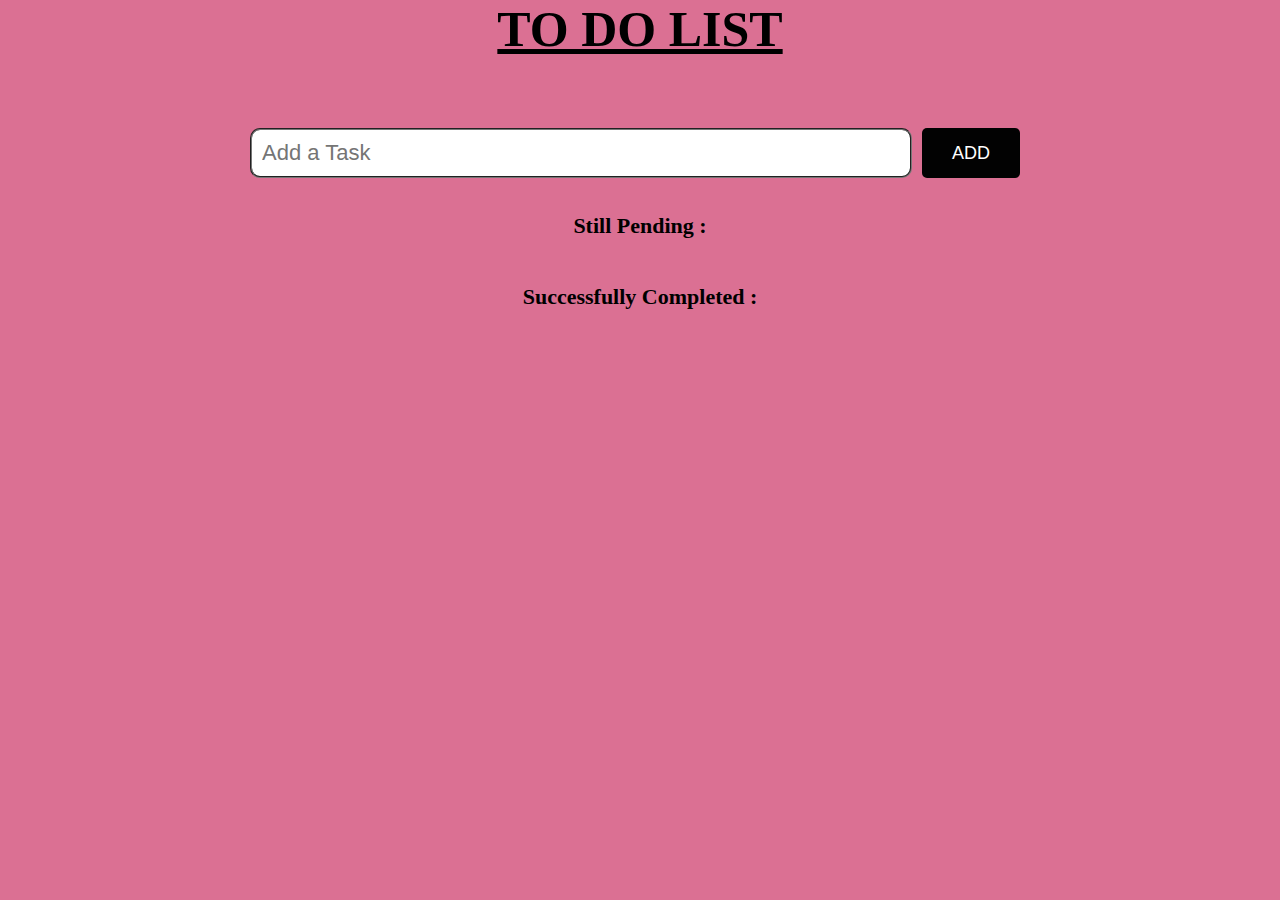
<file: Task -1/index.html>
<!DOCTYPE html>
<html lang="en">
<head>
  <meta charset="UTF-8">
  <title>To-Do List</title>
  <link href="https://stackpath.bootstrapcdn.com/font-awesome/4.7.0/css/font-awesome.min.css" rel="stylesheet">
  <link rel="stylesheet" href="style.css"> 
</head>
<body style: backgroundcolor="pink";>
	<h5><u>TO DO LIST</u></h5>
	<div class="container">
		<div class="task">
			<input type="text" placeholder="Add a Task">
			<button>Add</button>
		</div>

		<ol class="pending">
			<h3 align="center">Still Pending :</h3>
		</ol>

		<ol class="done">
			<h3 align="center">Successfully Completed :</h3>
		</ol>
	</div>

	<script>
		const input = document.querySelector('input');
		const btn = document.querySelector('.task > button');

		btn.addEventListener('click', addList);
		input.addEventListener('keyup', (e)=>{
			(e.keyCode === 13 ? addList(e) : null);
		})

		function addList(e){
			const pending = document.querySelector('.pending');
			const done = document.querySelector('.done');

			const newLi = document.createElement('li');
			const checkBtn = document.createElement('button');
			const delBtn = document.createElement('button');

			checkBtn.innerHTML = '<i class="fa fa-check"></i>';
			delBtn.innerHTML = '<i class="fa fa-trash"></i>';


			if(input.value !==''){
				newLi.textContent = input.value;
				input.value = '';
				pending.appendChild(newLi);
				newLi.appendChild(checkBtn);
				newLi.appendChild(delBtn);
			}

			checkBtn.addEventListener('click', function(){
				const parent = this.parentNode;
				parent.remove();
				done.appendChild(parent);
				checkBtn.style.display = 'none';
			});

			delBtn.addEventListener('click', function(){
				const parent = this.parentNode;
				parent.remove();
			});
		}

	</script>
</body>
</html>
</file>
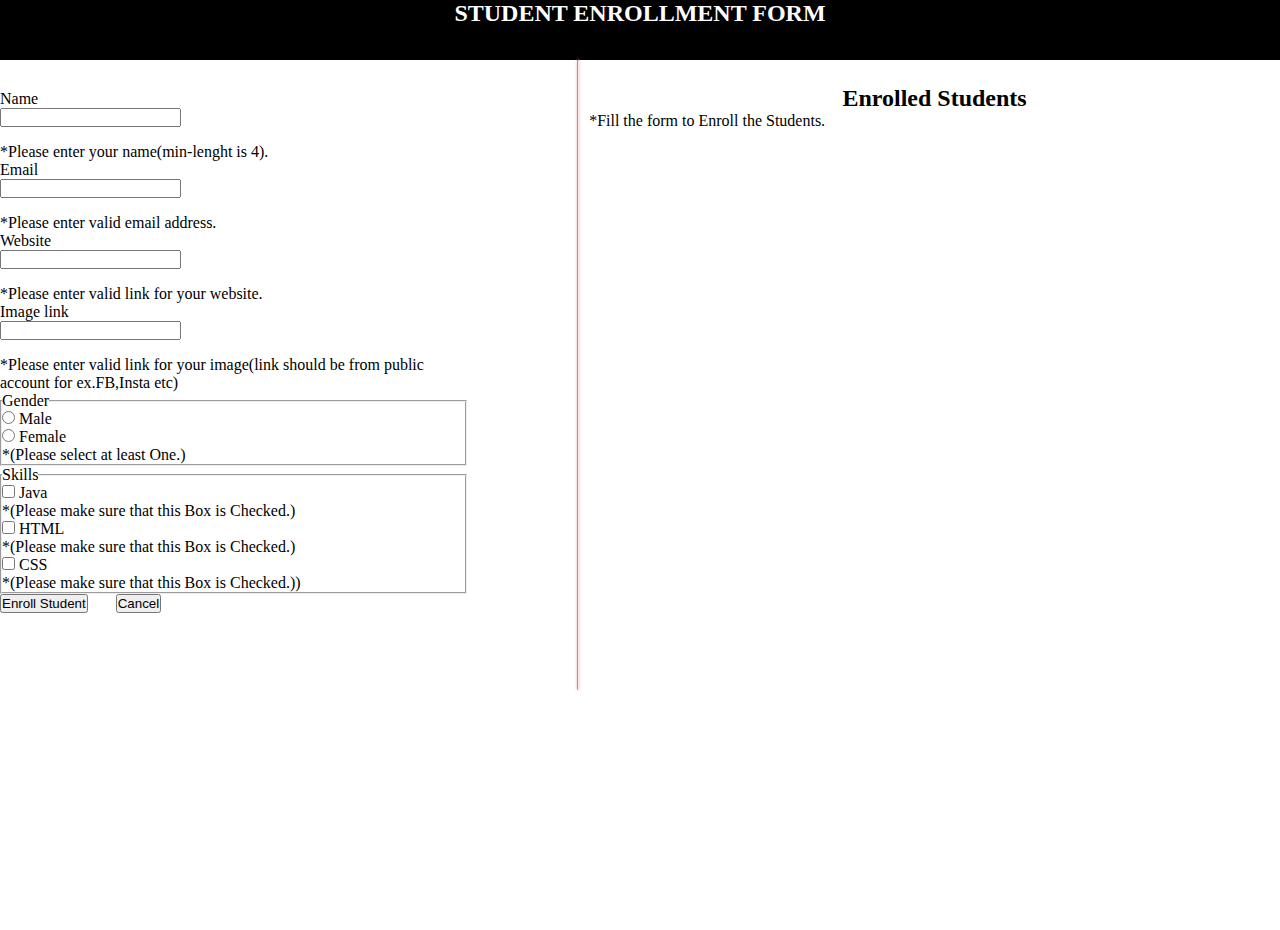
<file: Task-3/index.html>
<!DOCTYPE html>
<html lang="en">

<head>
    <meta charset="UTF-8" />
    <meta http-equiv="X-UA-Compatible" content="IE=edge" />
    <meta name="viewport" content="width=device-width, initial-scale=1.0" />
    <link rel="stylesheet" href="style.css" />
    <script defer src="script.js"></script>
    <link rel="stylesheet" href="https://cdn.jsdelivr.net/npm/bootstrap@4.6.0/dist/css/bootstrap.min.css"
        integrity="sha384-B0vP5xmATw1+K9KRQjQERJvTumQW0nPEzvF6L/Z6nronJ3oUOFUFpCjEUQouq2+l" crossorigin="anonymous" />
    <title>Student Enrollment Form</title>
</head>

<body>
    <div class="nav-bar d-flex">
        <h2>STUDENT ENROLLMENT FORM</h2>
    </div>

    <div class="students row">

        <div class="enroll-student col-md">

            <form action="" id="userForm" class="main-form form-check needs-validation" novalidate>
                <div class="form-group row">
                    <label for="name" class="col-sm-2 col-form-label">Name</label>
                    <div class="col-sm-10">
                        <input type="text" class="form-control" minlength="4" id="name" required />
                        <div class="invalid-feedback">*Please enter your name(min-lenght is 4).</div>

                    </div>
                </div>

                <div class="form-group row">
                    <label for="email" class="col-sm-2 col-form-label">Email</label>
                    <div class="col-sm-10">
                        <input type="email" class="form-control" id="email" required />
                        <div class="invalid-feedback">*Please enter  valid email address.</div>
                    </div>
                </div>

                <div class="form-group row">
                    <label for="website" class="col-sm-2 col-form-label">Website</label>
                    <div class="col-sm-10">
                        <input type="url" class="form-control" id="website" required />
                        <div class="invalid-feedback">*Please enter valid link for your website.</div>
                    </div>
                </div>

                <div class="form-group row">
                    <label for="image" class="col-sm-2 col-form-label">Image link</label>
                    <div class="col-sm-10">
                        <input type="url" class="form-control" id="image" required />
                        <div class="invalid-feedback">*Please enter valid link for your image(link should be from public
                            account for ex.FB,Insta etc)</div>
                    </div>
                </div>

                <fieldset class="form-group row">
                    <legend class="col-form-label col-sm-2 float-sm-left pt-0">
                        Gender
                    </legend>
                    <div class="col-sm-10">
                        <div class="form-check ">
                            <input class="form-check-input" type="radio" name="gender" id="male" value="Male"
                                required />
                            <label class="form-check-label" for="male">
                                Male
                            </label>
                        </div>
                        <div class="form-check">
                            <input class="form-check-input" type="radio" name="gender" id="female" value="Female" />
                            <label class="form-check-label" for="female">
                                Female
                            </label>
                            &nbsp;
                            <div class="invalid-feedback">
                                *(Please select at least One.)
                            </div>
                        </div>

                    </div>
                </fieldset>



                <fieldset class="form-group row">
                    <legend class="col-form-label col-sm-2 float-sm-left pt-0">
                        Skills
                    </legend>
                    <div class="col-sm-10">
                        <div class="form-check form-check-inline">
                            <input class="form-check-input" type="checkbox" name="skill" id="java" value="Java"/>
                            <label class="form-check-label" for="java">
                                Java
                            </label>
                            &nbsp;
                            <div class="invalid-feedback">
                                *(Please make sure that this Box is Checked.)
                            </div>
                        </div>

                        <div class="form-check form-check-inline">
                            <input class="form-check-input" type="checkbox" name="skill" id="html" value="HTML"/>
                            <label class="form-check-label" for="html">
                                HTML
                            </label>
                            &nbsp;
                            <div class="invalid-feedback">
                                *(Please make sure that this Box is Checked.)
                            </div>
                        </div>

                        <div class="form-check form-check-inline">
                            <input class="form-check-input" type="checkbox" name="skill" id="css" value="CSS"/>
                            <label class="form-check-label" for="css">
                                CSS
                            </label>
                            &nbsp;
                            <div class="invalid-feedback">
                                *(Please make sure that this Box is Checked.))
                            </div>
                        </div>
                    </div>
                </fieldset>

                <button type="submit" class="btn btn-primary">Enroll Student</button> &nbsp; &nbsp; &nbsp;
                <button type="reset" class="btn btn-danger">Cancel</button>
            </form>
        </div>

        <hr class="seperation-border" />

        <div id="enrolled-students" class="col-md col-12">
            <div class="enroll-heading">
                <h2>Enrolled Students</h2>
            </div>
            <span id="span">*Fill the form to Enroll the Students.</span>
        </div>
    </div>
</body>

</html>
</file>
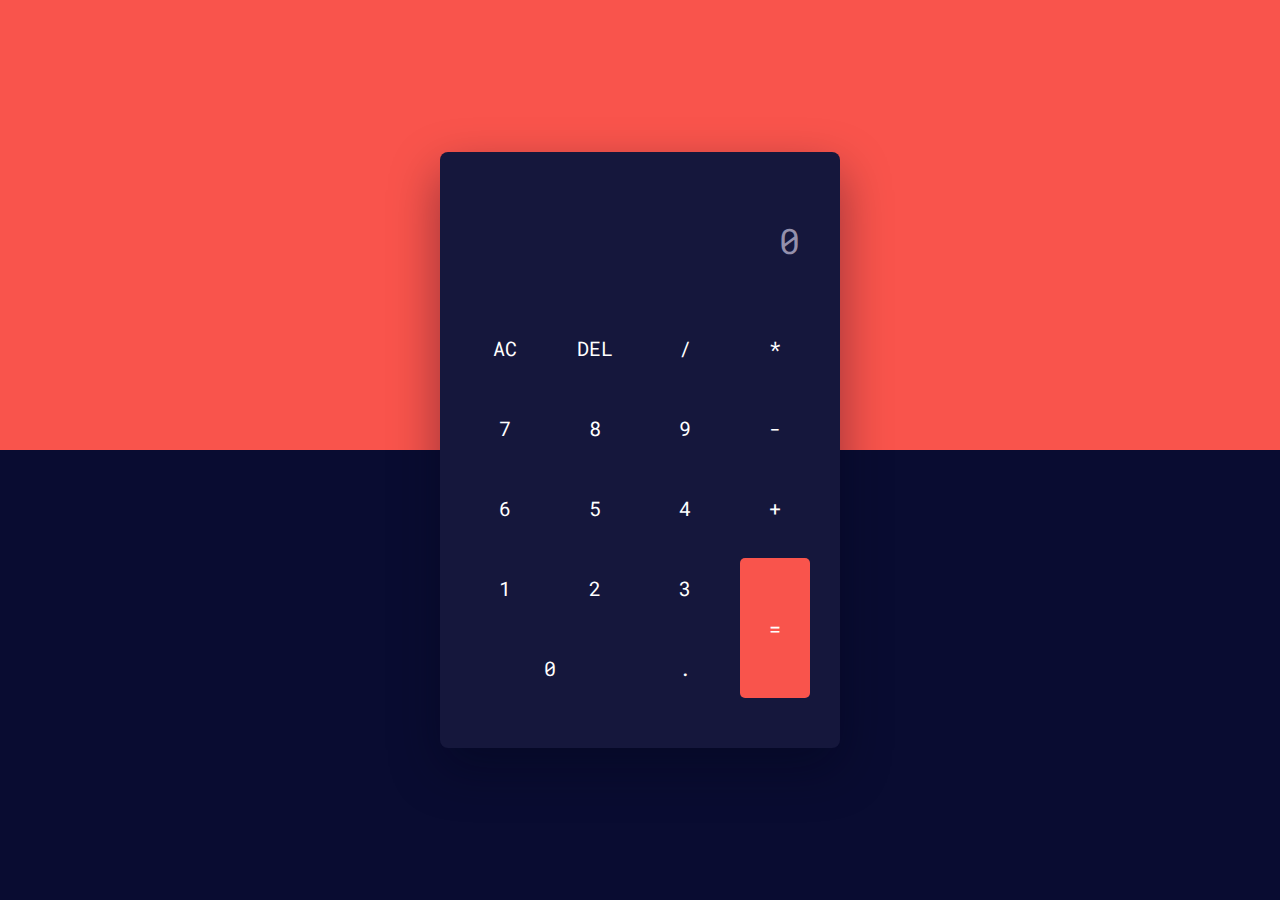
<file: Task-4/index.html>
<!DOCTYPE html>
<html lang="en">
  <head>
    <meta name="viewport" content="width=device-width, initial-scale=1.0" />
    <title>Calculator</title>
    <!-- Google Font -->
    <link
      href="https://fonts.googleapis.com/css2?family=Roboto+Mono:wght@500&display=swap"
      rel="stylesheet"
    />
    <!-- Stylesheet -->
    <link rel="stylesheet" href="style.css" />
  </head>
  <body>
    <div class="calculator">
      <div class="display">
        <input type="text" placeholder="0" id="input" disabled />
      </div>
      <div class="buttons">
        <!-- Full Erase -->
        <input type="button" value="AC" id="clear" />
        <!-- Erase Single Value -->
        <input type="button" value="DEL" id="erase" />
        <input type="button" value="/" class="input-button" />
        <input type="button" value="*" class="input-button" />

        <input type="button" value="7" class="input-button" />
        <input type="button" value="8" class="input-button" />
        <input type="button" value="9" class="input-button" />
        <input type="button" value="-" class="input-button" />

        <input type="button" value="6" class="input-button" />
        <input type="button" value="5" class="input-button" />
        <input type="button" value="4" class="input-button" />
        <input type="button" value="+" class="input-button" />

        <input type="button" value="1" class="input-button" />
        <input type="button" value="2" class="input-button" />
        <input type="button" value="3" class="input-button" />

        <input type="button" value="=" id="equal" />
        <input type="button" value="0" class="input-button" />
        <input type="button" value="." class="input-button" />
      </div>
    </div>
    <!-- Script -->
    <script src="script.js"></script>
  </body>
</html>
</file>
<file: Task -1/style.css>
*{
	margin: 0;
	padding: 0;
	box-sizing: border-box;
}
body{
	height: 100vh;
	background: palevioletred;
}
h5{
	font-size: 50px;
	text-transform: uppercase;
	text-align: center;
	color: rgb(0, 0, 0);
}
.container{
	position: relative;
	max-width: 800px;
	padding: 10px;
	margin: 50px auto;
}
.task{
	width: 100%;
	display: flex;
	padding: 10px 0;
}
.task > input[type="text"]{
	width: 90%;
	color: rgb(8, 8, 8);
	border-radius: 10px;
	border-style: groove;
	padding: 10px;
	font-size: 22px;
	outline: none;
}
.task button{
	margin: 0 10px;
	background: rgb(2, 2, 2);
	color: rgb(255, 255, 255);
	font-size: 18px;
	text-transform: uppercase;
	padding: 10px 30px;
	border: none;
	outline: none;
	border-radius: 5px;
	cursor: pointer;
}
.pending, .done{
	margin: 5px 0;
	padding: 20px;
}
h3{
	font-size: 22px;
	color: rgb(0, 0, 0);
}
ol{
	list-style: none;
	counter-reset: my-counter;
}
ol li{
	width: 100%;
	padding: 18px;
	margin: 5px 0;
	background: #b1b1b1bb;
	border-radius: 20px;
	font-size: 20px;
	counter-increment: my-counter;
}
ol.done li{
	background: #b1b1b1bb;
}
ol li::before{
	content: counter(my-counter);
	background: #000000;
	width: 2rem;
	height: 2rem;
	border-radius: 50%;
	display: inline-block;
	line-height: 2rem;
	text-align: center;
	color: rgb(255, 255, 255);
	margin-right: 0.5rem;
}
li button{
	float: right;
	padding: 5px;
	font-size: 28px;
	line-height: 28px;
	margin-right: 15px;
	background: none;
	border: none;
	outline: none;
	cursor: pointer;
}
footer{
    background: #111;
    padding: 10px 50px;
    color: #fff;
    text-align: center;
}
footer span a{
    color: rgb(0, 0, 0);
    text-decoration: none;
}
</file>
<file: Task-3/style.css>
* {
    margin: 0;
    padding: 0;
  }
  
  .nav-bar {
    width: 100%;
    height: 60px;
    justify-content: center;
    background-color: black;
    align-items: center;
    text-align: center;
    box-sizing: border-box;
    color: white;
  }
  
  .d-flex {
    justify-content: center;
    align-items: center;
    text-align: center;
  }
  
  .students {
    display: flex;
    gap: 10px;
    height: auto;
    width: 100%;
    background-color: #ffffff; 
  }
  
  .enroll-student {
    margin-top: 30px;
    padding-right: 100px;
    box-sizing: border-box;
    width: 45%;
    height: auto;
  }
  
  #enrolled-students {
    margin-top: 25px;
    margin-bottom: 15px;
    justify-content: center;
    width: 55%;
    height: calc(100vh - 70px);
    overflow: scroll;
  }
  
  .enroll-heading {
    display: flex;
    justify-content: center;
    align-items: center;
    text-align: center;
  }
  
  .gender {
    padding-left: 15px;
  }
  
  .label {
    display: flex;
    font-size: 30px;
  }
  
  .form-control {
    margin-bottom: 16px;
  }
  
  .seperation-border {
    box-sizing: border-box;
    box-shadow: 0px 0px 3px 0px rgb(255, 171, 160);
    width: 1.3px;
    height: 70vh;
    background: rgb(255, 88, 166);
  }
  
  @media screen and (max-width: 768px) {
    hr.seperation-border{
      height: 0;
    }
  }
  
  .sectionHeading {
    display: flex;
    align-items: center;
    background-color: rgb(252, 160, 255);
    color: rgb(96, 138, 158);
    box-sizing: border-box;
    border: solid 2px rgb(255, 198, 160);
  }
  
  .sectionHeading > p {
    padding: 10px 12px;
    margin: 0;
    font-size: 20px;
    font-weight: 700;
  }
  
  .description {
    box-sizing: border-box;
    border-right: solid 2px rgb(255, 160, 207);
    margin-bottom: 0;
    width: 70%;
  }
  
  .Image {
    margin-bottom: 0;
    width: 30%;
  }
  
  .infoText {
    margin: 0;
    padding: 0;
  }
  
  .userName {
    font-weight: bold;
  }
  
  .wrapper {
    box-sizing: border-box;
    display: flex;
    align-items: center;
    width: 100%;
    height: 130px;
    justify-content: space-between;
    border: solid 2px rgb(255, 160, 219);
    border-top: none;
    animation: fadeIn 2s;
    position: relative;
  }
  
  .userDeleteBtn {
    position: absolute;
    top: 0px;
    right: 0px;
    border: none;
    background-color: transparent;
    font-size: 25px;
    transform: rotate(45deg);
    display: none;
  }
  
  @media screen and (max-width: 768px) {
    button.userDeleteBtn {
      display:block;
    }
    
  }
  
  .wrapper:hover .userDeleteBtn {
    display: block;
  }
  
  .wrapper:nth-child(odd) {
    background-color: #fff;
  }
  .wrapper:nth-child(even) {
    background-color: rgb(160, 209, 255);
  }
  
  .textInfoContainer {
    width: 70%;
    height: 100%;
    box-sizing: border-box;
    border-right: solid 2px rgb(160, 209, 255);
    padding: 10px;
  }
  
  .imageContainer {
    width: 30%;
    height: 100%;
    display: flex;
    align-items: center;
    justify-content: center;
    padding: 10px;
    box-sizing: border-box;
  }
  
  .userImage {
    height: auto;
    width: 105px;
  }
  
  .fadeIn {
    animation: fadeIn 2s;
  }
  
  @keyframes fadeIn {
    from {
      opacity: 0;
    }
    to {
      opacity: 1;
    }
  }
</file>
<file: Task-4/style.css>
* {
    padding: 0;
    margin: 0;
    box-sizing: border-box;
    font-family: "Roboto Mono", monospace;
  }
  body {
    height: 100vh;
    background: linear-gradient(to bottom, #f9544c 50%, #090c31 50%);
  }
  .calculator {
    width: 400px;
    background-color: #15173c;
    padding: 50px 30px;
    position: absolute;
    transform: translate(-50%, -50%);
    top: 50%;
    left: 50%;
    border-radius: 8px;
    box-shadow: 0 20px 50px rgba(0, 5, 24, 0.4);
  }
  .display {
    width: 100%;
  }
  .display input {
    width: 100%;
    padding: 15px 10px;
    text-align: right;
    border: none;
    background-color: transparent;
    color: #ffffff;
    font-size: 35px;
  }
  .display input::placeholder {
    color: #9490ac;
  }
  .buttons {
    display: grid;
    grid-template-columns: repeat(4, 1fr);
    grid-gap: 20px;
    margin-top: 40px;
  }
  .buttons input[type="button"] {
    font-size: 20px;
    padding: 17px;
    border: none;
    background-color: transparent;
    color: #ffffff;
    cursor: pointer;
    border-radius: 5px;
  }
  .buttons input[type="button"]:hover {
    box-shadow: 0 8px 25px #000d2e;
  }
  input[type="button"]#equal {
    grid-row: span 2;
    background-color: #f9544c;
  }
  input[type="button"][value="0"] {
    grid-column: span 2;
  }
</file>
